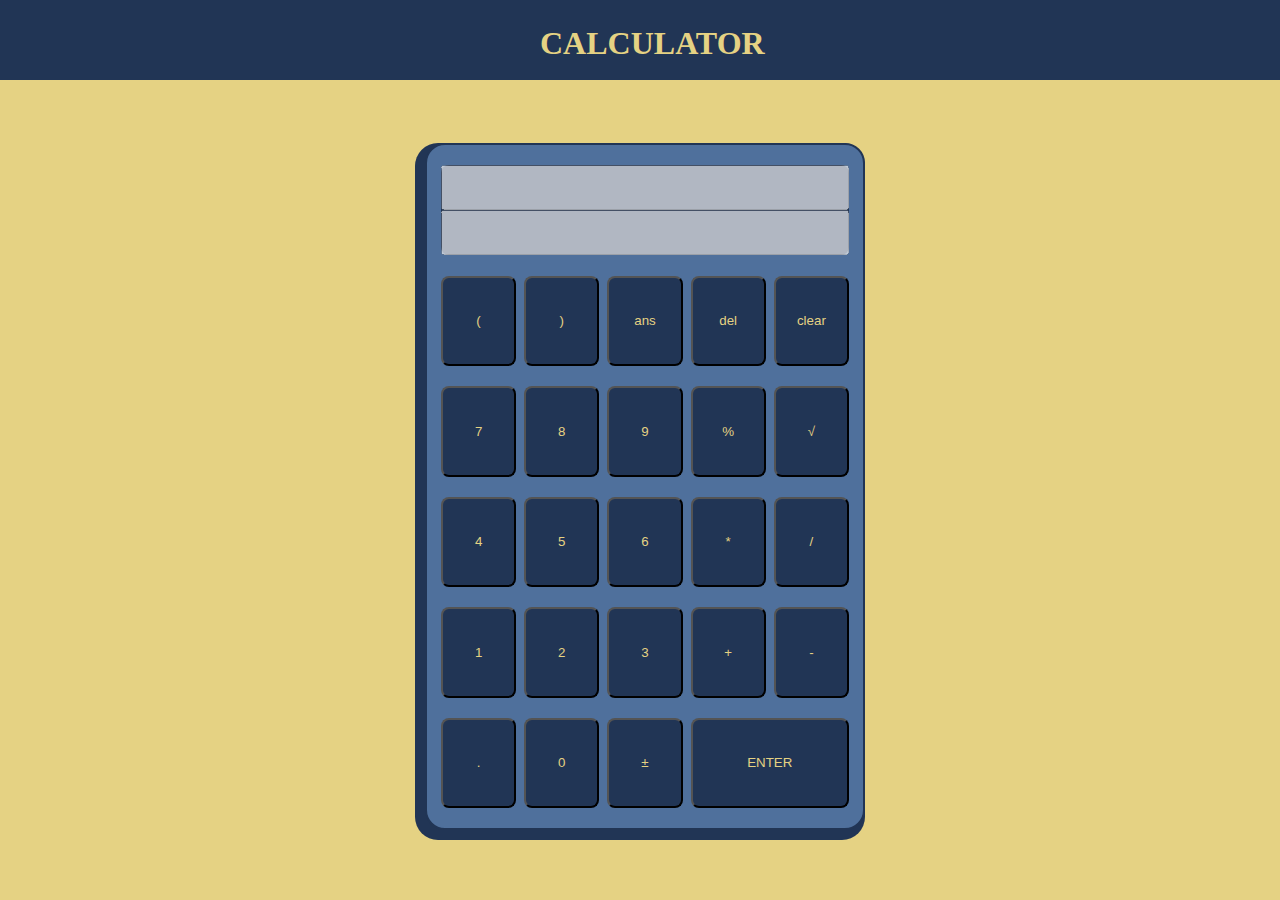
<file: Task 1/index.html>
<!DOCTYPE html>
<html lang="en">
  <head>
    <meta charset="UTF-8" />
    <meta name="viewport" content="width=device-width, initial-scale=1.0" />
    <title>Calculator</title>
    <link rel="stylesheet" href="style.css" />
  </head>
  <body>
    <header class="navHeader">
      <nav class="navBar"><h1>CALCULATOR</h1></nav>
    </header>
    <div class="container">
      <div class="containerPadding">
        <div class="calculatorLayout">
          <div class="items CalculatorDisplay">
            <input
              type="text"
              class="Display display-1"
              id="previous-display"
              disabled
            />
            <input
              type="text"
              class="Display display-2"
              id="current-display"
              disabled
            />
          </div>
          <button class="items Center" onclick="appendToDisplay('(')">(</button>
          <button class="items Center" onclick="appendToDisplay(')')">)</button>
          <button class="items Center" onclick="useAnswer()">ans</button>
          <button class="items Center" onclick="deleteLastChar()">del</button>
          <button class="items Center" onclick="clearDisplay()">clear</button>
          <button class="items Center" onclick="appendToDisplay('7')">7</button>
          <button class="items Center" onclick="appendToDisplay('8')">8</button>
          <button class="items Center" onclick="appendToDisplay('9')">9</button>
          <button class="items Center" onclick="appendToDisplay('%')">%</button>
          <button class="items Center" onclick="appendToDisplay('√')">√</button>
          <button class="items Center" onclick="appendToDisplay('4')">4</button>
          <button class="items Center" onclick="appendToDisplay('5')">5</button>
          <button class="items Center" onclick="appendToDisplay('6')">6</button>
          <button class="items Center" onclick="appendToDisplay('*')">*</button>
          <button class="items Center" onclick="appendToDisplay('/')">/</button>
          <button class="items Center" onclick="appendToDisplay('1')">1</button>
          <button class="items Center" onclick="appendToDisplay('2')">2</button>
          <button class="items Center" onclick="appendToDisplay('3')">3</button>
          <button class="items Center" onclick="appendToDisplay('+')">+</button>
          <button class="items Center" onclick="appendToDisplay('-')">-</button>
          <button class="items Center" onclick="appendToDisplay('.')">.</button>
          <button class="items Center" onclick="appendToDisplay('0')">0</button>
          <button class="items Center" onclick="togglePlusMinus()">±</button>
          <button class="items Center enterBtn" onclick="calculateResult()">
            ENTER
          </button>
        </div>
      </div>
    </div>
    <script src="app.js"></script>
  </body>
</html>
</file>
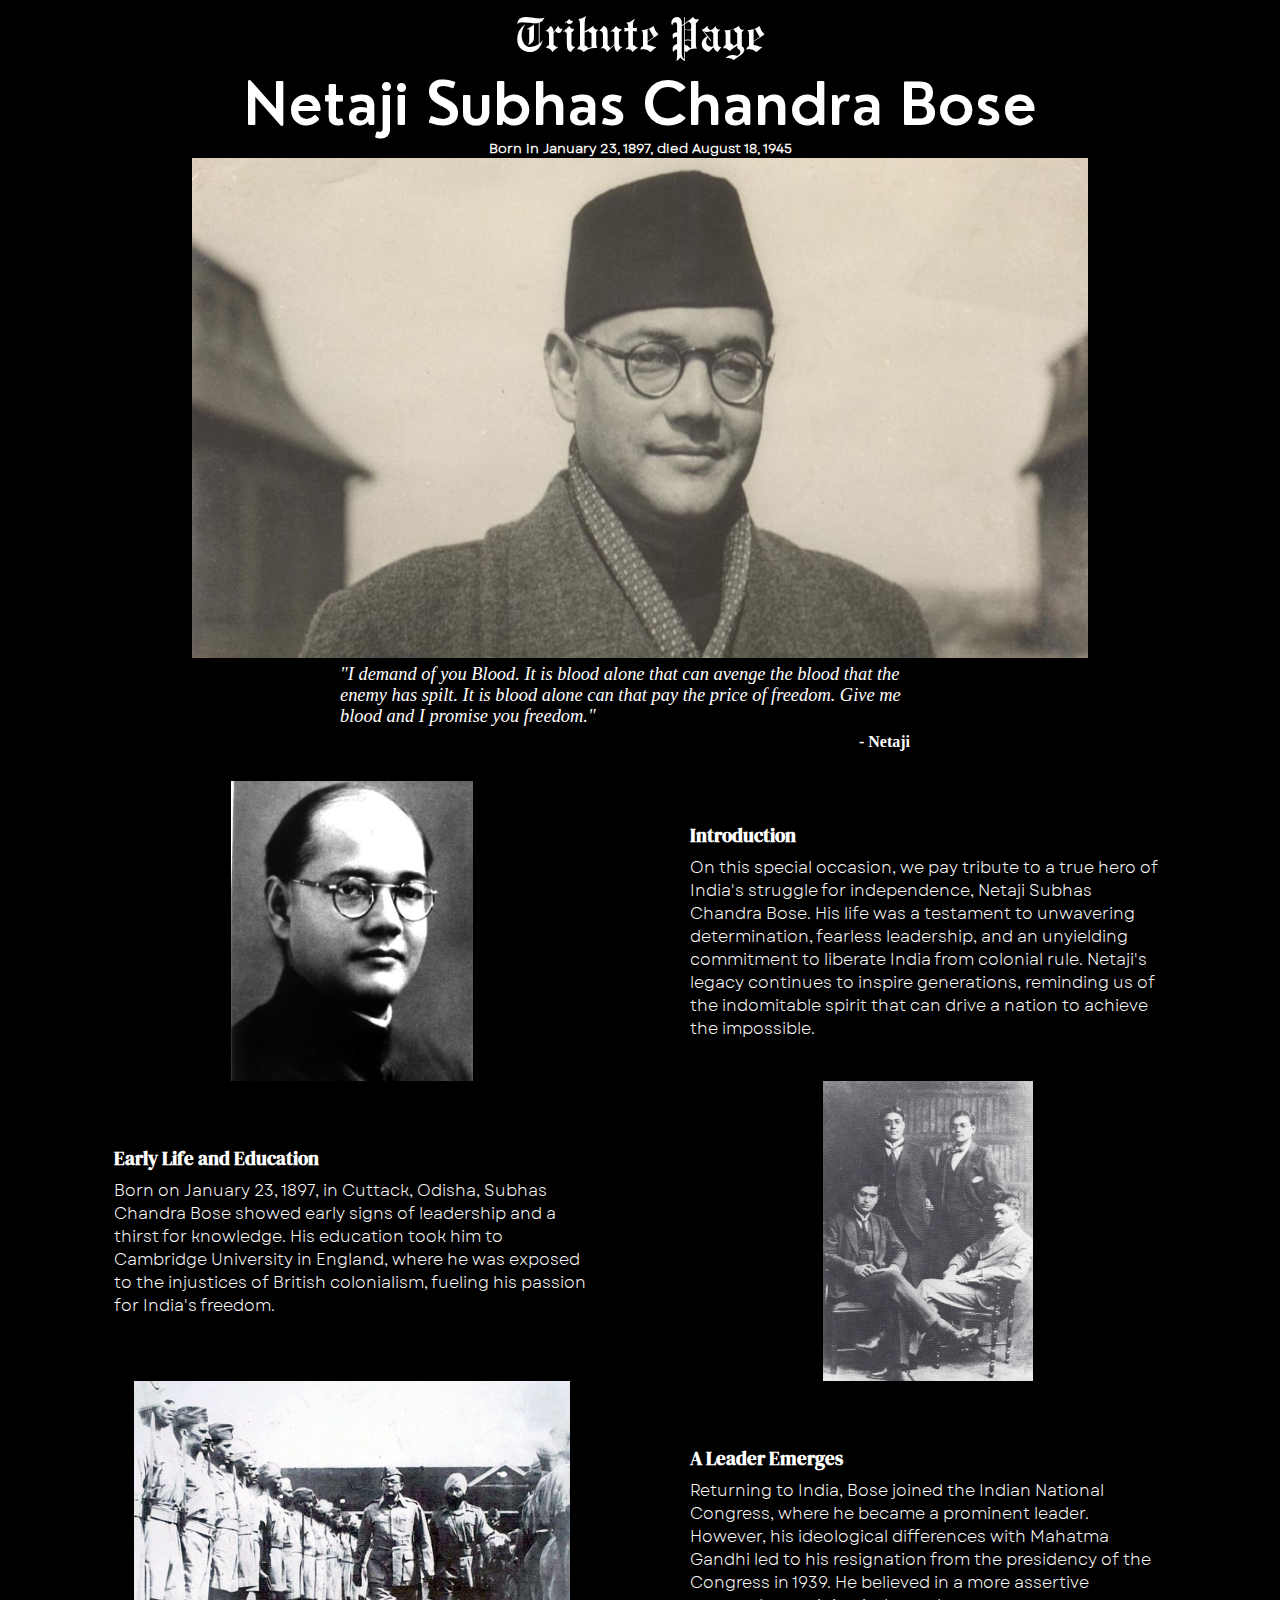
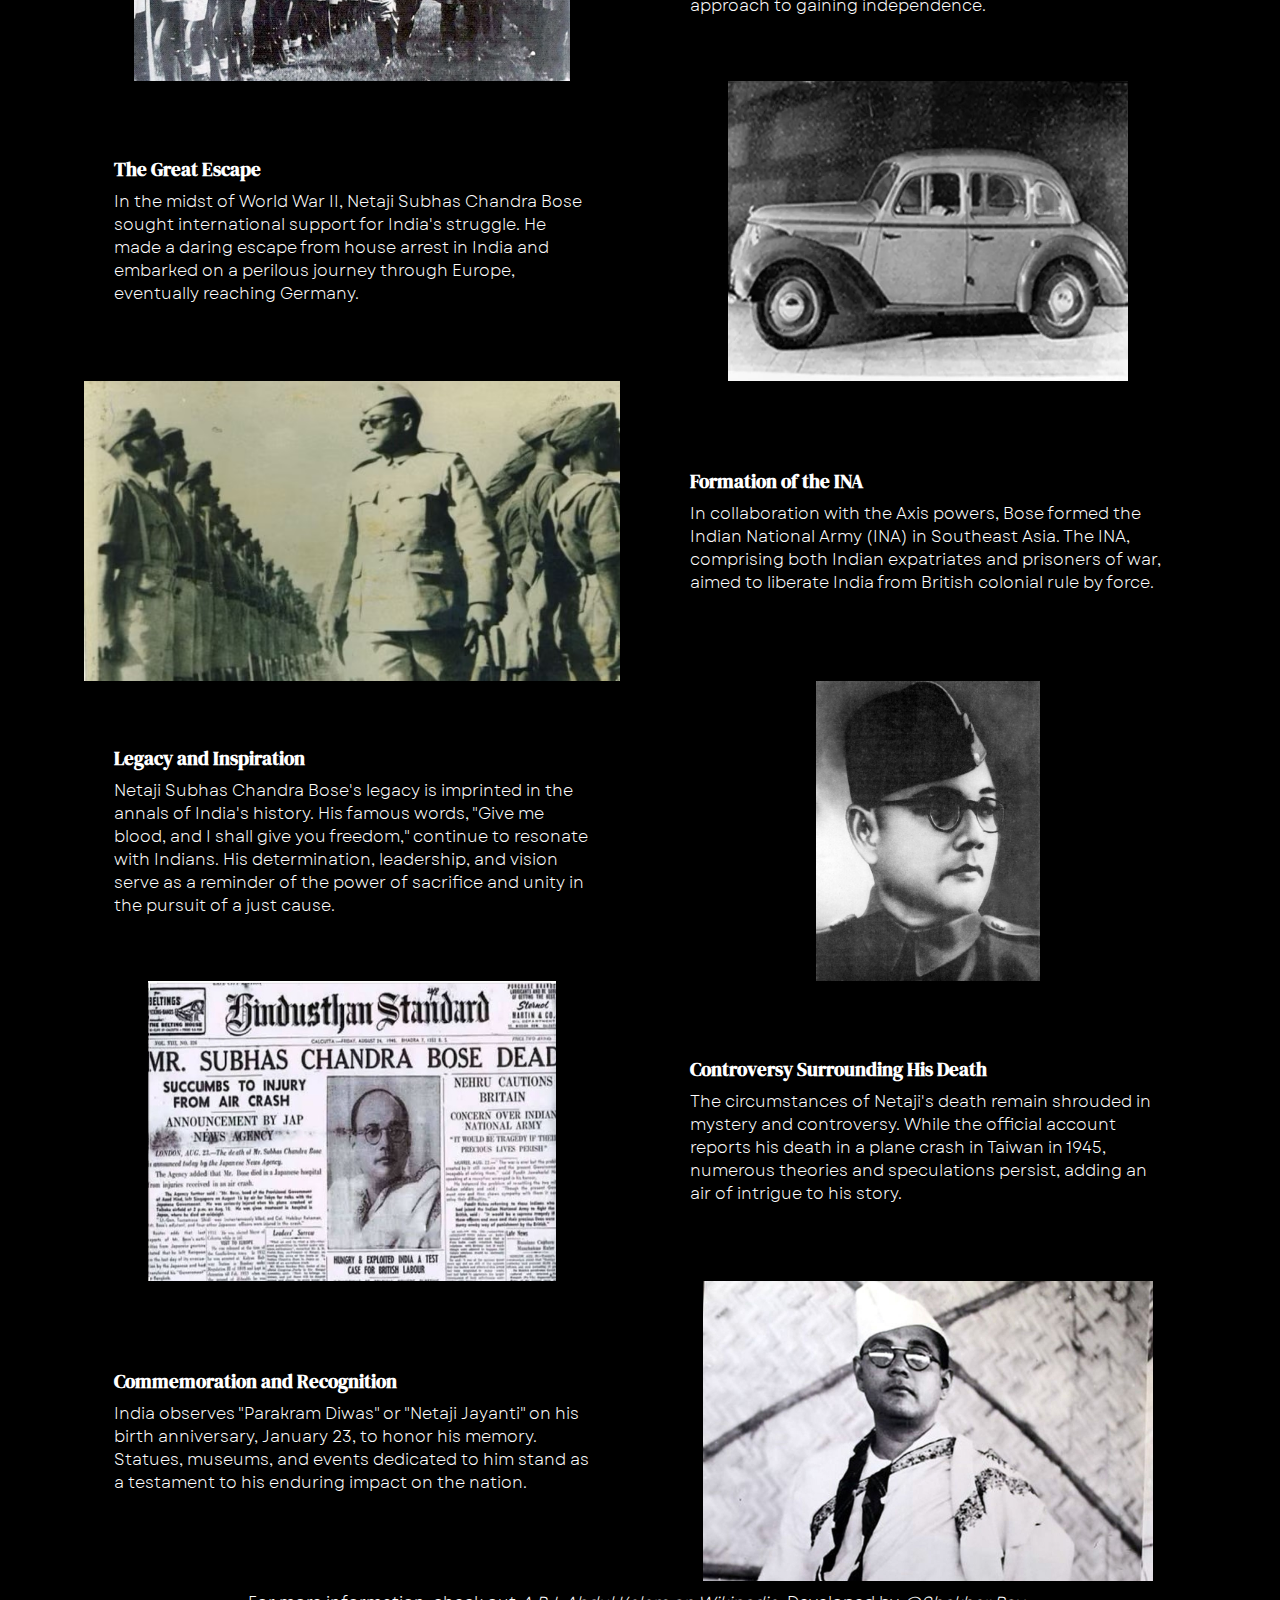
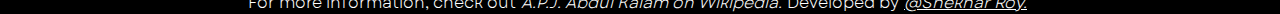
<file: Task 2/index.html>
<!DOCTYPE html>
<html lang="en">
  <head>
    <meta charset="UTF-8" />
    <meta name="viewport" content="width=device-width, initial-scale=1.0" />
    <link rel="stylesheet" href="style.css" />
    <title>Tribute page</title>
  </head>

  <body>
    <header class="center">
      <div class="headText">Tribute Page</div>
    </header>
    <section class="NameContent">
      <h1 class="CharName center">Netaji Subhas Chandra Bose</h1>
      <h5 class="center birthAndDied">
        Born in January 23, 1897, died August 18, 1945
      </h5>
    </section>
    <section class="center templeteMain">
      <img src="img/Netaji.jpg" alt="Subhas Chandra Bose" class="HeroImage" />
      <div class="charText">
        <p class="charSpeech">
          "I demand of you Blood. It is blood alone that can avenge the blood
          that the enemy has spilt. It is blood alone can that pay the price of
          freedom. Give me blood and I promise you freedom."
        </p>
        <p class="text-credit">- Netaji</p>
      </div>
    </section>
    <section class="center">
      <div class="center component">
        <div class="imgContent">
          <img
            src="img/introduction.jpg"
            alt="potrait picture of netaji"
            class="Picture"
          />
        </div>
        <div class="textContent">
          <h3 class="TextHeader">Introduction</h3>
          <p class="text">
            On this special occasion, we pay tribute to a true hero of India's
            struggle for independence, Netaji Subhas Chandra Bose. His life was
            a testament to unwavering determination, fearless leadership, and an
            unyielding commitment to liberate India from colonial rule. Netaji's
            legacy continues to inspire generations, reminding us of the
            indomitable spirit that can drive a nation to achieve the
            impossible.
          </p>
        </div>
      </div>
    </section>
    <section class="center">
      <div class="center component">
        <div class="textContent">
          <h3 class="TextHeader">Early Life and Education</h3>
          <p class="text">
            Born on January 23, 1897, in Cuttack, Odisha, Subhas Chandra Bose
            showed early signs of leadership and a thirst for knowledge. His
            education took him to Cambridge University in England, where he was
            exposed to the injustices of British colonialism, fueling his
            passion for India's freedom.
          </p>
        </div>
        <div class="imgContent">
          <img
            src="img/Early Life and Education.jpg"
            alt="potrait picture of netaji"
            class="Picture"
          />
        </div>
      </div>
    </section>
    <section class="center">
      <div class="center component">
        <div class="imgContent">
          <img
            src="img/A Leader Emerges.jpg"
            alt="potrait picture of netaji"
            class="Picture"
          />
        </div>
        <div class="textContent">
          <h3 class="TextHeader">A Leader Emerges</h3>
          <p class="text">
            Returning to India, Bose joined the Indian National Congress, where
            he became a prominent leader. However, his ideological differences
            with Mahatma Gandhi led to his resignation from the presidency of
            the Congress in 1939. He believed in a more assertive approach to
            gaining independence.
          </p>
        </div>
      </div>
    </section>
    <section class="center">
      <div class="center component">
        <div class="textContent">
          <h3 class="TextHeader">The Great Escape</h3>
          <p class="text">
            In the midst of World War II, Netaji Subhas Chandra Bose sought
            international support for India's struggle. He made a daring escape
            from house arrest in India and embarked on a perilous journey
            through Europe, eventually reaching Germany.
          </p>
        </div>
        <div class="imgContent">
          <img
            src="img/The Great Escape.jpg"
            alt="potrait picture of netaji"
            class="Picture"
          />
        </div>
      </div>
    </section>
    <section class="center">
      <div class="center component">
        <div class="imgContent">
          <img
            src="img/Formation.jpg"
            alt="potrait picture of netaji"
            class="Picture"
          />
        </div>
        <div class="textContent">
          <h3 class="TextHeader">Formation of the INA</h3>
          <p class="text">
            In collaboration with the Axis powers, Bose formed the Indian
            National Army (INA) in Southeast Asia. The INA, comprising both
            Indian expatriates and prisoners of war, aimed to liberate India
            from British colonial rule by force.
          </p>
        </div>
      </div>
    </section>
    <section class="center">
      <div class="center component">
        <div class="textContent">
          <h3 class="TextHeader">Legacy and Inspiration</h3>
          <p class="text">
            Netaji Subhas Chandra Bose's legacy is imprinted in the annals of
            India's history. His famous words, "Give me blood, and I shall give
            you freedom," continue to resonate with Indians. His determination,
            leadership, and vision serve as a reminder of the power of sacrifice
            and unity in the pursuit of a just cause.
          </p>
        </div>
        <div class="imgContent">
          <img
            src="img/Legacy and Inspiration.jpg"
            alt="potrait picture of netaji"
            class="Picture"
          />
        </div>
      </div>
    </section>
    <section class="center">
      <div class="center component">
        <div class="imgContent">
          <img
            src="img/Controversy Surrounding His Death.jpg"
            alt="potrait picture of netaji"
            class="Picture"
          />
        </div>
        <div class="textContent">
          <h3 class="TextHeader">Controversy Surrounding His Death</h3>
          <p class="text">
            The circumstances of Netaji's death remain shrouded in mystery and
            controversy. While the official account reports his death in a plane
            crash in Taiwan in 1945, numerous theories and speculations persist,
            adding an air of intrigue to his story.
          </p>
        </div>
      </div>
    </section>
    <section class="center">
      <div class="center component">
        <div class="textContent">
          <h3 class="TextHeader">Commemoration and Recognition</h3>
          <p class="text">
            India observes "Parakram Diwas" or "Netaji Jayanti" on his birth
            anniversary, January 23, to honor his memory. Statues, museums, and
            events dedicated to him stand as a testament to his enduring impact
            on the nation.
          </p>
        </div>
        <div class="imgContent">
          <img
            src="img/Commemoration and Recognition.jpg"
            alt="potrait picture of netaji"
            class="Picture"
          />
        </div>
      </div>
    </section>
    <footer class="footer center">
      For more information, check out
      <a
        id="tribute-link"
        href="https://en.wikipedia.org/wiki/Subhas_Chandra_Bose"
      >
        A.P.J. Abdul Kalam on Wikipedia.
      </a>
      Developed by
      <a href="https://www.linkedin.com/in/shekhar-roy-296579216/">
        @Shekhar Roy.</a
      >
    </footer>
  </body>
</html>
</file>
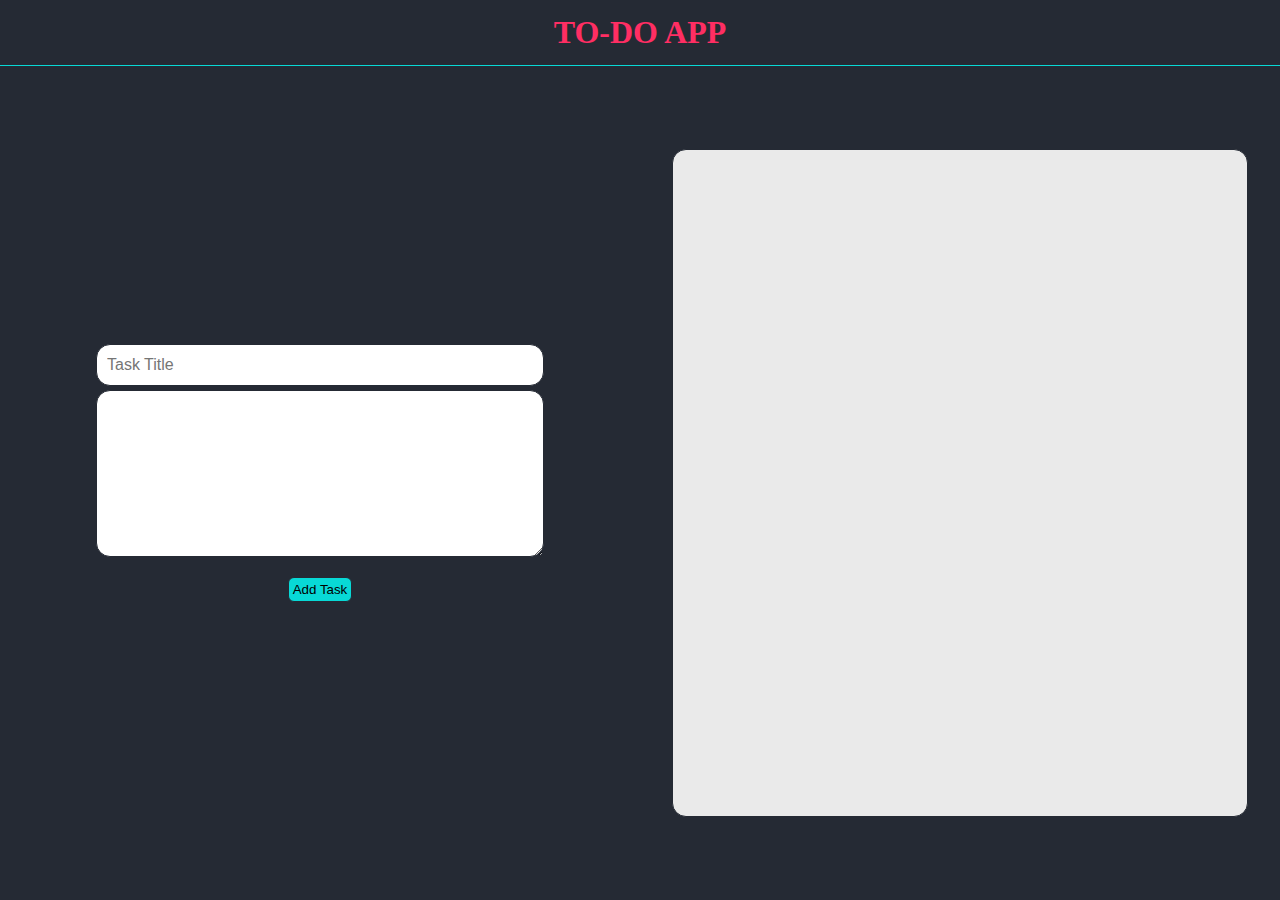
<file: Task 3/index.html>
<!DOCTYPE html>
<html lang="en">
  <head>
    <meta charset="UTF-8" />
    <meta name="viewport" content="width=device-width, initial-scale=1.0" />
    <link rel="stylesheet" href="style.css" />
    <title>To-Do WebApp</title>
  </head>
  <body>
    <header class="header">
      <h1>TO-DO APP</h1>
    </header>
    <div class="container">
      <form class="cell" id="task-form">
        <input
          type="text"
          id="input-title"
          class="border text-input"
          placeholder="Task Title"
        />
        <textarea
          type="text"
          id="input-item"
          class="textAreaContainer"
        ></textarea>
        <input type="submit" id="" value="Add Task" class="submitButton" />
      </form>
      <div class="cell">
        <div class="TodoList" id="task-list"></div>
      </div>
    </div>
    <script src="app.js"></script>
  </body>
</html>
</file>
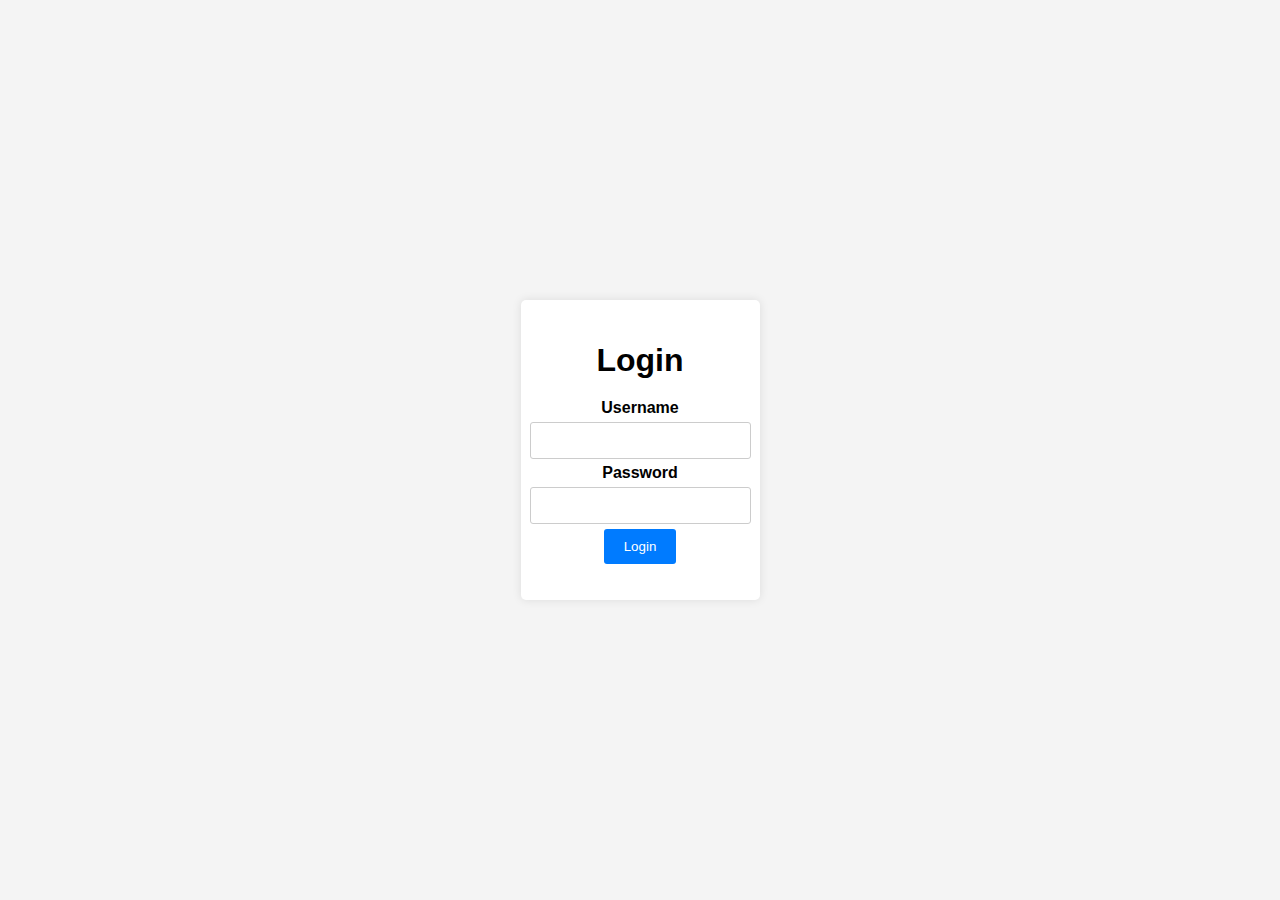
<file: Task 4/index.html>
<!DOCTYPE html>
<html lang="en">
  <head>
    <meta charset="UTF-8" />
    <meta name="viewport" content="width=device-width, initial-scale=1.0" />
    <link rel="stylesheet" href="styles.css" />
    <title>Login Authentication</title>
  </head>
  <body>
    <div class="container">
      <h1>Login</h1>
      <form id="login-form">
        <label for="username">Username</label>
        <input type="text" id="username" name="username" required />
        <label for="password">Password</label>
        <input type="password" id="password" name="password" required />
        <button type="submit">Login</button>
      </form>
      <p id="error-message" class="error-message"></p>
    </div>
    <script src="script.js"></script>
  </body>
</html>
</file>
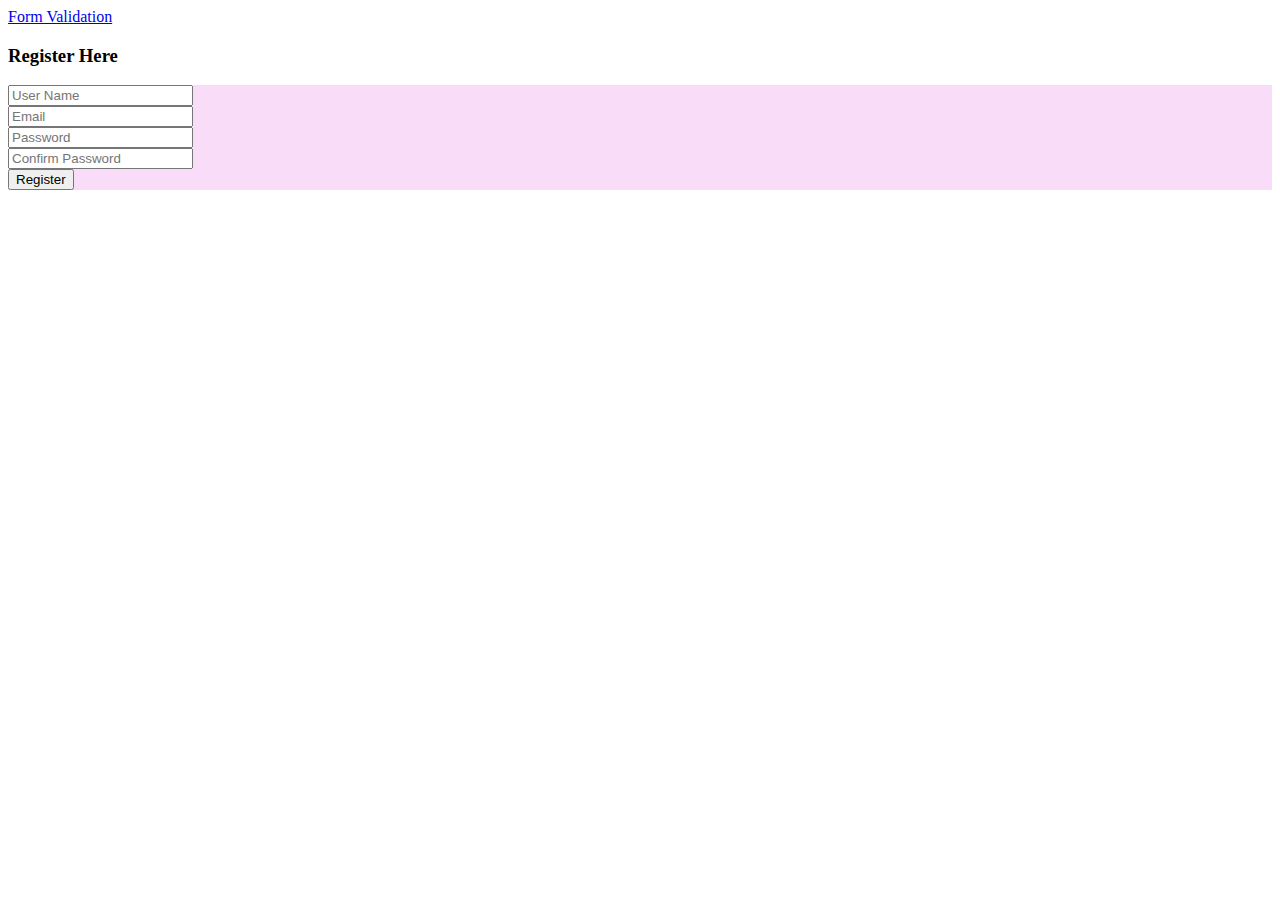
<file: Task 4/bootstrap/index.html>
<!DOCTYPE html>
<html lang="en">
  <head>
    <meta charset="UTF-8" />
    <meta name="viewport" content="width=device-width, initial-scale=1.0" />
    <link
      rel="stylesheet"
      href="https://cdn.jsdelivr.net/npm/bootstrap@4.6.2/dist/css/bootstrap.min.css"
      integrity="sha384-xOolHFLEh07PJGoPkLv1IbcEPTNtaed2xpHsD9ESMhqIYd0nLMwNLD69Npy4HI+N"
      crossorigin="anonymous"
    />
    <link rel="stylesheet" href="style.css" />
    <title>Form Validation</title>
  </head>
  <body>
    <nav class="navbar navbar-dark bg-dark">
      <a href="#" class="navbar-brand"> Form Validation</a>
    </nav>
    <div class="container mt-5">
      <div class="row">
        <div class="col-md-4 m-auto">
          <div class="card">
            <div class="card-header bg-secondary text-white text-center">
              <h3>Register Here</h3>
            </div>
            <div class="card-body bg-light-purple">
              <form id="register-form">
                <div class="form-group">
                  <input
                    type="text"
                    placeholder="User Name"
                    class="form-control"
                    id="username"
                  />
                  <div id="username-feedback"></div>
                </div>
                <div class="form-group">
                  <input
                    type="email"
                    placeholder="Email"
                    class="form-control"
                    id="email"
                  />
                  <div id="email-feedback"></div>
                </div>
                <div class="form-group">
                  <input
                    type="password"
                    placeholder="Password"
                    class="form-control"
                    id="password"
                  />
                  <div id="password-feedback"></div>
                </div>
                <div class="form-group">
                  <input
                    type="password"
                    placeholder="Confirm Password"
                    class="form-control"
                    id="c_password"
                  />
                  <div id="c_password-feedback"></div>
                </div>
                <div class="text-center">
                  <input
                    type="submit"
                    value="Register"
                    class="btn btn-secondary"
                  />
                </div>
              </form>
            </div>
          </div>
        </div>
      </div>
    </div>
    <script
      src="https://cdn.jsdelivr.net/npm/jquery@3.5.1/dist/jquery.slim.min.js"
      integrity="sha384-DfXdz2htPH0lsSSs5nCTpuj/zy4C+OGpamoFVy38MVBnE+IbbVYUew+OrCXaRkfj"
      crossorigin="anonymous"
    ></script>
    <script
      src="https://cdn.jsdelivr.net/npm/popper.js@1.16.1/dist/umd/popper.min.js"
      integrity="sha384-9/reFTGAW83EW2RDu2S0VKaIzap3H66lZH81PoYlFhbGU+6BZp6G7niu735Sk7lN"
      crossorigin="anonymous"
    ></script>
    <script
      src="https://cdn.jsdelivr.net/npm/bootstrap@4.6.2/dist/js/bootstrap.min.js"
      integrity="sha384-+sLIOodYLS7CIrQpBjl+C7nPvqq+FbNUBDunl/OZv93DB7Ln/533i8e/mZXLi/P+"
      crossorigin="anonymous"
    ></script>
    <script src="app.js"></script>
  </body>
</html>
</file>
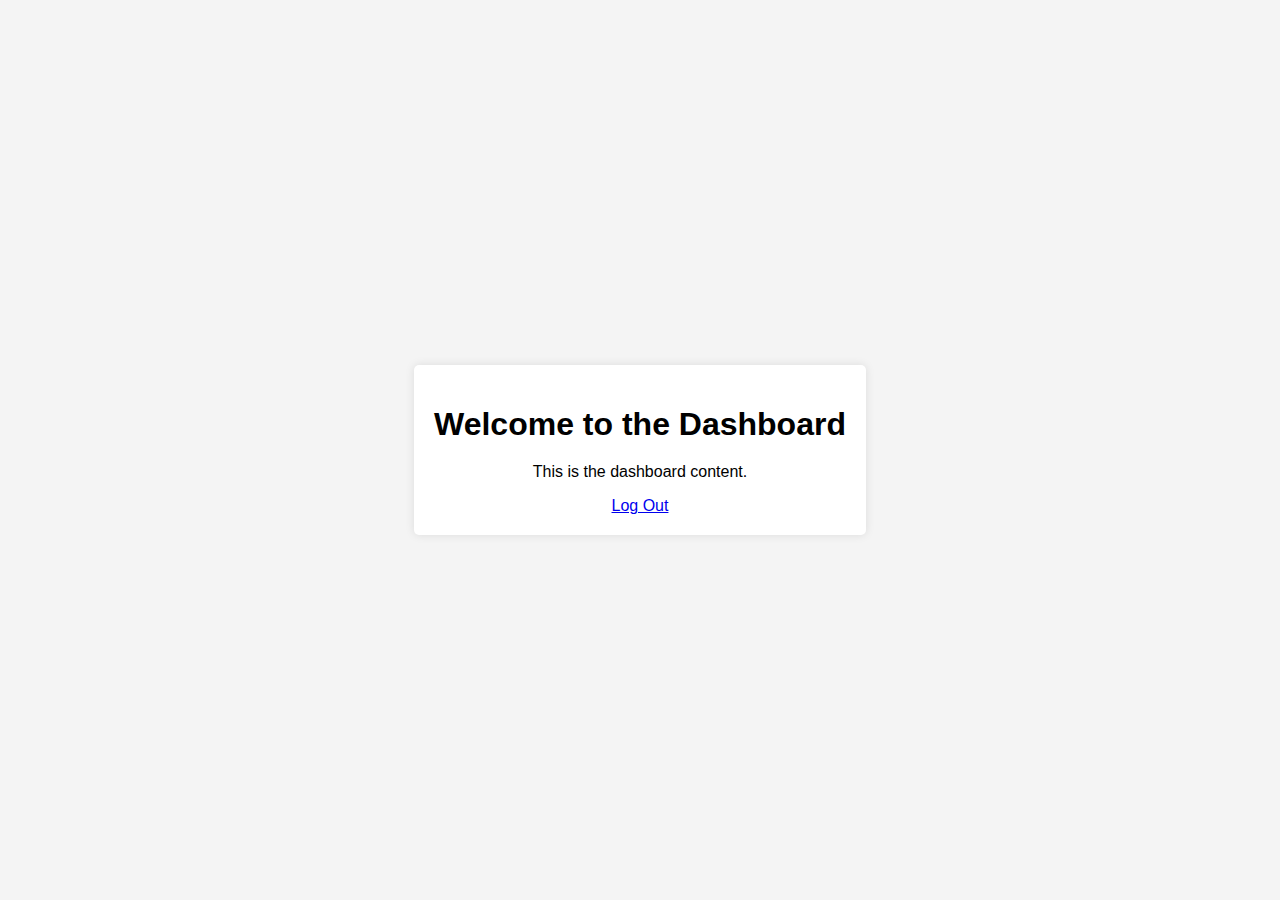
<file: Task 4/dashboard.html>
<!DOCTYPE html>
<html lang="en">
  <head>
    <meta charset="UTF-8" />
    <meta name="viewport" content="width=device-width, initial-scale=1.0" />
    <link rel="stylesheet" href="styles.css" />
    <title>Dashboard</title>
  </head>
  <body>
    <div class="container">
      <h1>Welcome to the Dashboard</h1>
      <p>This is the dashboard content.</p>
      <a href="#" id="logout-button">Log Out</a>
    </div>
    <script>
      document.addEventListener("DOMContentLoaded", function () {
        const logoutButton = document.getElementById("logout-button");

        logoutButton.addEventListener("click", function (e) {
          e.preventDefault();

          // Perform log-out actions (e.g., clearing session, cookies, etc.)
          // Then, redirect the user to the login page
          window.location.href = "index.html"; // Replace with your login page URL
        });
      });
    </script>
  </body>
</html>
</file>
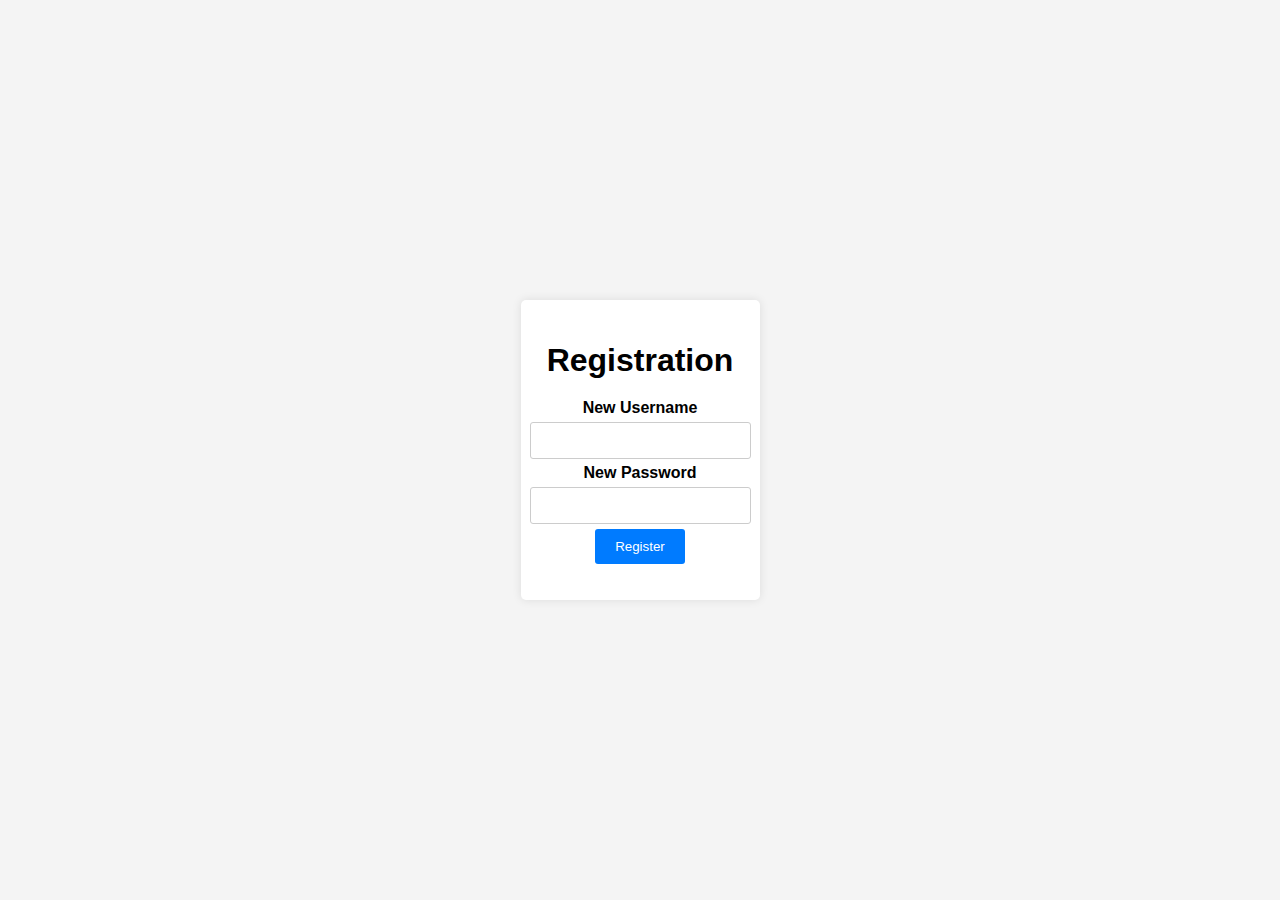
<file: Task 4/register.html>
<!DOCTYPE html>
<html lang="en">
  <head>
    <meta charset="UTF-8" />
    <meta name="viewport" content="width=device-width, initial-scale=1.0" />
    <link rel="stylesheet" href="styles.css" />
    <title>Registration</title>
  </head>
  <body>
    <div class="container">
      <h1>Registration</h1>
      <form id="registration-form">
        <label for="new-username">New Username</label>
        <input type="text" id="new-username" name="new-username" required />
        <label for="new-password">New Password</label>
        <input type="password" id="new-password" name="new-password" required />
        <button type="submit">Register</button>
      </form>
      <p id="registration-message" class="error-message"></p>
    </div>
    <script src="register.js"></script>
  </body>
</html>
</file>
<file: Task 1/style.css>
* {
  margin: 0;
  padding: 0;
  box-sizing: border-box;
}
.navHeader {
  background-color: #213555;
  width: 100%;
  height: 80px;
  position: relative;
}
.navBar {
  color: #e5d283;
  width: 200px;
  height: 30px;
  position: absolute;
  top: 0;
  left: 0;
  right: 0;
  bottom: 0;
  margin: auto;
  text-align: center;
}
.container {
  background-color: #e5d283;
  position: relative;
  width: 100%;
  min-height: 500px;
  height: calc(100vh - 80px);
}
.containerPadding {
  /* border: 2px solid green; */
  background-color: #213555;
  border-radius: 23px;
  position: absolute;
  text-align: center;
  height: 85%;
  width: 450px;
  top: auto;
  left: 0;
  right: 0;
  bottom: 60px;
  margin: auto;
  padding-bottom: 10px;
  padding-left: 10px;
}
.calculatorLayout {
  border: 2px solid #213555;
  background-color: #4f709c;
  border-radius: 20px;
  width: 100%;
  height: 100%;
  padding: 10px;
  display: grid;
  grid-template-rows: 1fr 1fr 1fr 1fr 1fr 1fr;
  grid-template-columns: 1fr 1fr 1fr 1fr 1fr;
}
.items {
  background-color: #213555;
  color: #e5d283;
  margin: 10px 4px;
  border-radius: 8px;
}
.CalculatorDisplay {
  height: 90px;
  grid-row-start: 1;
  grid-row-end: 2;
  grid-column-start: 1;
  grid-column-end: 6;
}
.enterBtn {
  grid-row-start: 6;
  grid-row-end: 7;
  grid-column-start: 4;
  grid-column-end: 6;
}
.Display {
  width: 100%;
  height: 50%;
}
.display-1 {
  text-align: start;
  font-size: 22px;
  padding-top: 4px;
  padding-left: 5px;
}
.display-2 {
  text-align: end;
  font-size: 32px;
  padding-right: 5px;
}
.Center {
  display: flex;
  justify-content: center;
  align-items: center;
}
</file>
<file: Task 2/style.css>
@font-face {
  font-family: "Engravers";
  src: url(font/EngraversOldEnglishNormal.ttf);
}

@font-face {
  font-family: "nourd";
  src: url(font/nourdSemiBold.ttf);
}

@font-face {
  font-family: "DMSerifDisplay";
  src: url(font/DMSerifDisplayRegular.ttf);
}

@font-face {
  font-family: "GaretBook";
  src: url(font/GaretBook.ttf);
}

* {
  padding: 0;
  margin: 0;
  box-sizing: border-box;
  background-color: black;
  color: white;
}

header {
  height: 70px;
}

.center {
  display: flex;
  justify-content: center;
  align-items: center;
}

.headText {
  font-family: "Engravers", sans-serif;
  font-size: 50px;
}

.CharName {
  font-size: 58px;
  font-family: "nourd";
}
.birthAndDied {
  font-family: "GaretBook";
}

.HeroImage {
  height: 500px;
  width: clamp(800px, 70%, 1000px);
}
.templeteMain {
  flex-direction: column;
  margin-bottom: 30px;
}
.charSpeech {
  width: 600px;
  font-style: italic;
  font-size: 1.15em;
  margin: 6px 0;
}
.text-credit {
  flex-direction: row-reverse;
  font-weight: bold;
  font-style: normal;
  text-align: right;
  padding-right: 30px;
}
.component {
  width: 90%;
}
.textContent {
  width: 50%;
  padding: 0 50px;
}
.imgContent {
  width: 50%;
  height: 300px;
}
.TextHeader {
  font-family: "DMSerifDisplay", sans-serif;
  margin-bottom: 8px;
}
.text {
  font-family: "GaretBook", sans-serif;
}
.Picture {
  width: 100%;
  height: 100%;
  object-fit: contain;
}
#tribute-link {
  text-decoration: none;
  color: white;
}
.footer {
  margin-top: 10px;
  text-align: center;
  font-family: "GaretBook", sans-serif;
}
.footer a {
  color: white;
  margin: 0 5px;
  font-style: italic;
}
</file>
<file: Task 3/style.css>
* {
  padding: 0;
  margin: 0;
  box-sizing: border-box;
}
body {
  background-color: #252a34;
}
header {
  text-align: center;
  padding: 14px;
  color: #ff2e63;
  border-bottom: 1px solid #08d9d6;
  background-color: #252a34;
}
.border {
  border: 2px solid red;
}
.cell {
  width: 50%;
  height: calc(100vh - 66px);
  display: flex;
  flex-direction: column;
  justify-content: center;
  align-items: center;
}
.container {
  display: flex;
  flex-direction: row;
}

.submitButton {
  margin: 20px;
  padding: 4px;
  border: 1px solid #252a34;
  border-radius: 6px;
  background-color: #08d9d6;
}
.TodoList {
  width: 90%;
  height: 80%;
  border: 1px solid #252a34;
  border-radius: 14px;
  padding: 4px;
  background: #eaeaea;
}
.task-container {
  height: auto;
  width: 100%;
  border: 1px solid #252a34;
  border-radius: 14px;
  background-color: #ff2e63;
  margin-bottom: 4px;
}
.taskTitle {
  width: 90%;
  height: 100%;
  border-radius: 14px;
  padding-left: 6px;
  word-wrap: break-word;
  border: 1px solid #252a34;
  background-color: #252a34;
  color: #eaeaea;
}
.task-cancel {
  width: 30px;
  text-align: center;
  background-color: #252a34;
  color: #08d9d6;
}
.textAreaContainer {
  width: 70%;
  height: 20%;
  padding: 10px;
  border: 1px solid #252a34;
  border-radius: 14px;
}
.text-input {
  width: 70%;
  height: 5%;
  padding: 10px;
  margin-bottom: 4px;
  border: 1px solid #252a34;
  border-radius: 14px;
  font-size: 16px;
}
.taskHeader {
  justify-content: space-between;
  margin: 5px 5px;
}
.taskContent {
  margin: 0 5px 5px 5px;
  padding: 0 6px;
  word-wrap: break-word;
}
</file>
<file: Task 4/styles.css>
/* styles.css */
body {
  font-family: Arial, sans-serif;
  background-color: #f4f4f4;
  margin: 0;
  padding: 0;
  display: flex;
  justify-content: center;
  align-items: center;
  height: 100vh;
}

.container {
  background-color: #fff;
  border-radius: 5px;
  box-shadow: 0 0 10px rgba(0, 0, 0, 0.1);
  padding: 20px;
  text-align: center;
}

h1 {
  margin-bottom: 20px;
}

form {
  display: flex;
  flex-direction: column;
  align-items: center;
}

label {
  font-weight: bold;
}

input[type="text"],
input[type="password"] {
  width: 100%;
  padding: 10px;
  margin: 5px 0;
  border: 1px solid #ccc;
  border-radius: 3px;
}

button {
  background-color: #007bff;
  color: #fff;
  padding: 10px 20px;
  border: none;
  border-radius: 3px;
  cursor: pointer;
}

.error-message {
  color: #ff0000;
  font-weight: bold;
  margin-top: 10px;
}
</file>
<file: Task 4/bootstrap/style.css>
.bg-light-purple {
  background-color: #f8dcf8;
}
.is-form-valid {
  border: 1px solid limegreen;
  border-left: 15px solid limegreen;
  box-shadow: 0 0 5px limegreen;
}
.is-form-invalid {
  border: 1px solid orangered;
  border-left: 15px solid orangered;
  box-shadow: 0 0 5px orangered;
}
.text-success {
  color: limegreen !important;
  font-size: 14px !important;
}
.text-danger {
  color: orangered !important;
  font-size: 14px !important;
}
</file>
